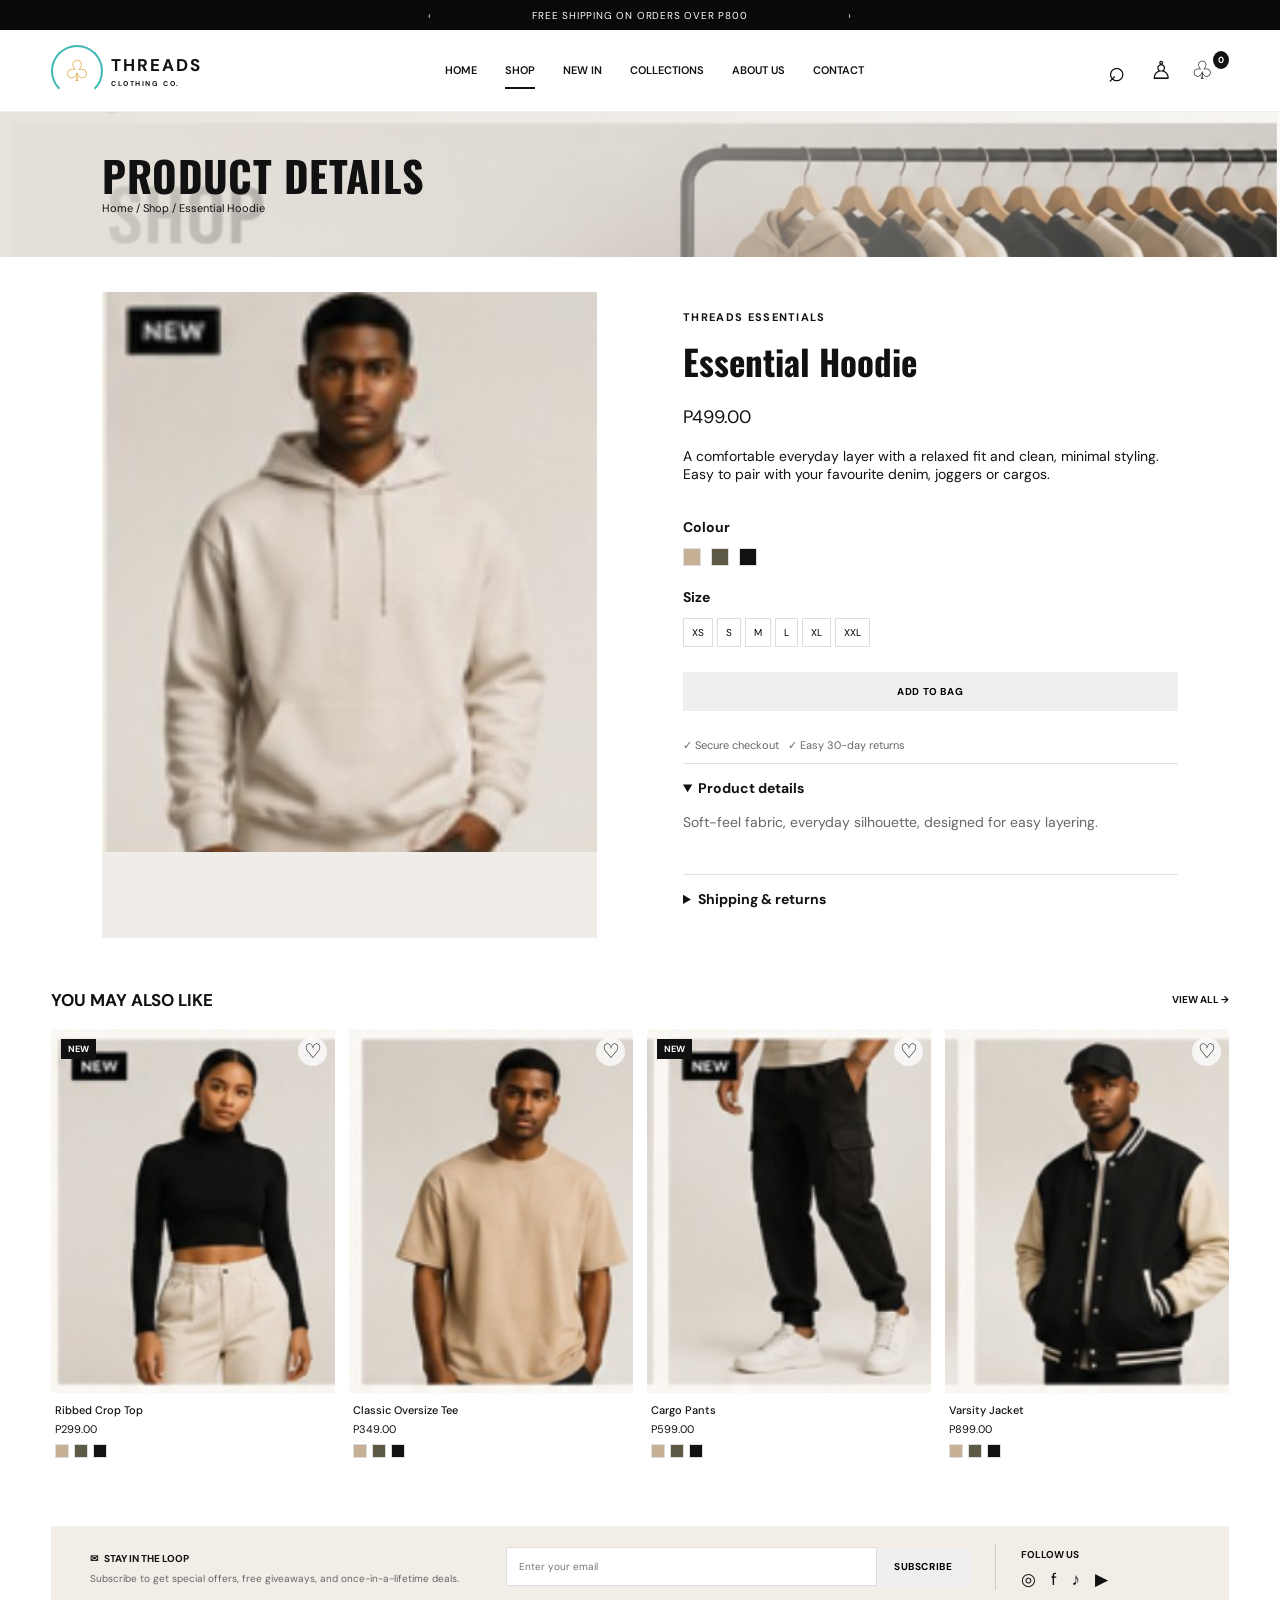
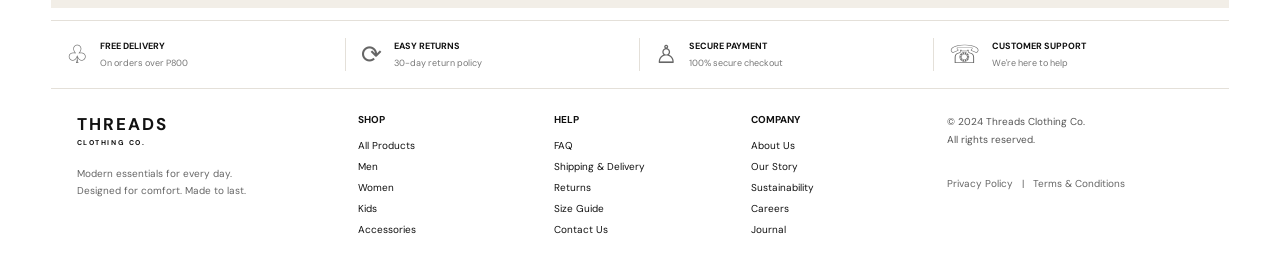
<file: product.html>
<!DOCTYPE html>
<html lang="en">
<head>
  <meta charset="UTF-8">
  <meta name="viewport" content="width=device-width, initial-scale=1.0">
  <meta name="description" content="Threads Clothing Co. — modern essentials for everyday.">
  <title>Essential Hoodie | Threads Clothing Co.</title>
  <link rel="stylesheet" href="styles.css">
</head>
<body>
  <div class="announcement"><span>‹</span> FREE SHIPPING ON ORDERS OVER P800 <span>›</span></div>
  <header class="site-header">
    <a class="logo" href="index.html" aria-label="Threads home"><span class="logo-mark">♧</span><span class="logo-text">THREADS<small>CLOTHING CO.</small></span></a>
    <button class="menu-toggle" aria-label="Toggle navigation" onclick="document.body.classList.toggle('nav-open')">☰</button>
    <nav class="main-nav">
      <a href="index.html" >Home</a>
      <a href="shop.html" class="active">Shop</a>
      <a href="new-in.html" >New In</a>
      <a href="collections.html" >Collections</a>
      <a href="about.html" >About Us</a>
      <a href="contact.html" >Contact</a>
    </nav>
    <div class="header-icons"><button aria-label="Search" onclick="document.getElementById('search-panel').classList.toggle('show')">⌕</button><a href="contact.html" aria-label="Account">♙</a><a href="shop.html" aria-label="Shopping bag">♧<b id="cart-count">0</b></a></div>
  </header>
  <div class="search-panel" id="search-panel"><input id="search-input" placeholder="Search clothing..." oninput="filterProducts(this.value)"><a href="shop.html">Browse all products →</a></div>
  <main>
<section class="page-banner shop-banner"><div><h1>PRODUCT DETAILS</h1><p><a href="index.html">Home</a> / <a href="shop.html">Shop</a> / Essential Hoodie</p></div></section><section class="product-detail"><div class="detail-image"><img src="assets/product-1.jpg" alt="Essential Hoodie"></div><div class="detail-info"><span class="eyebrow">THREADS ESSENTIALS</span><h1>Essential Hoodie</h1><p class="detail-price">P499.00</p><p>A comfortable everyday layer with a relaxed fit and clean, minimal styling. Easy to pair with your favourite denim, joggers or cargos.</p><div class="detail-options"><b>Colour</b><div class="color-dots"><i></i><i></i><i></i></div><b>Size</b><div class="sizes"><button>XS</button><button>S</button><button>M</button><button>L</button><button>XL</button><button>XXL</button></div></div><button class="btn dark" onclick="addToCart()">ADD TO BAG</button><p class="shipping-note">✓ Secure checkout &nbsp; ✓ Easy 30-day returns</p><details open><summary>Product details</summary><p>Soft-feel fabric, everyday silhouette, designed for easy layering.</p></details><details><summary>Shipping & returns</summary><p>Free delivery on orders over P800. Eligible items can be returned within 30 days.</p></details></div></section><section class="section-wrap"><div class="section-heading"><h2>YOU MAY ALSO LIKE</h2><a href="shop.html">VIEW ALL →</a></div><div class="product-grid"><article class="product-card" data-name="ribbed crop top"><div class="product-image"><a href="product.html"><img src="assets/product-2.jpg" alt="Ribbed Crop Top"></a><span class="badge">NEW</span><button class="heart" aria-label="Add Ribbed Crop Top to wishlist" onclick="this.classList.toggle('liked')">♡</button></div><h3>Ribbed Crop Top</h3><p class="price">P299.00</p><div class="swatches"><i></i><i></i><i></i></div><button class="add-cart" onclick="addToCart()">ADD TO BAG +</button></article><article class="product-card" data-name="classic oversize tee"><div class="product-image"><a href="product.html"><img src="assets/product-3.jpg" alt="Classic Oversize Tee"></a><button class="heart" aria-label="Add Classic Oversize Tee to wishlist" onclick="this.classList.toggle('liked')">♡</button></div><h3>Classic Oversize Tee</h3><p class="price">P349.00</p><div class="swatches"><i></i><i></i><i></i></div><button class="add-cart" onclick="addToCart()">ADD TO BAG +</button></article><article class="product-card" data-name="cargo pants"><div class="product-image"><a href="product.html"><img src="assets/product-4.jpg" alt="Cargo Pants"></a><span class="badge">NEW</span><button class="heart" aria-label="Add Cargo Pants to wishlist" onclick="this.classList.toggle('liked')">♡</button></div><h3>Cargo Pants</h3><p class="price">P599.00</p><div class="swatches"><i></i><i></i><i></i></div><button class="add-cart" onclick="addToCart()">ADD TO BAG +</button></article><article class="product-card" data-name="varsity jacket"><div class="product-image"><a href="product.html"><img src="assets/product-5.jpg" alt="Varsity Jacket"></a><button class="heart" aria-label="Add Varsity Jacket to wishlist" onclick="this.classList.toggle('liked')">♡</button></div><h3>Varsity Jacket</h3><p class="price">P899.00</p><div class="swatches"><i></i><i></i><i></i></div><button class="add-cart" onclick="addToCart()">ADD TO BAG +</button></article></div></section>
  </main>
  <section class="newsletter">
    <div><strong>✉ &nbsp; STAY IN THE LOOP</strong><p>Subscribe to get special offers, free giveaways, and once-in-a-lifetime deals.</p></div>
    <form onsubmit="event.preventDefault(); alert('Thank you for subscribing!');"><input type="email" placeholder="Enter your email" required><button class="btn dark">SUBSCRIBE</button></form>
    <div class="social"><strong>FOLLOW US</strong><p>◎ &nbsp; f &nbsp; ♪ &nbsp; ▶</p></div>
  </section>
  <section class="benefits">
    <div><span>♧</span><p><b>FREE DELIVERY</b><small>On orders over P800</small></p></div>
    <div><span>⟳</span><p><b>EASY RETURNS</b><small>30-day return policy</small></p></div>
    <div><span>♙</span><p><b>SECURE PAYMENT</b><small>100% secure checkout</small></p></div>
    <div><span>☏</span><p><b>CUSTOMER SUPPORT</b><small>We're here to help</small></p></div>
  </section>
  <footer class="footer">
    <div class="footer-brand"><a class="logo" href="index.html"><span class="logo-text">THREADS<small>CLOTHING CO.</small></span></a><p>Modern essentials for every day.<br>Designed for comfort. Made to last.</p></div>
    <div><b>SHOP</b><a href="shop.html">All Products</a><a href="shop.html#men">Men</a><a href="shop.html#women">Women</a><a href="shop.html#kids">Kids</a><a href="shop.html#accessories">Accessories</a></div>
    <div><b>HELP</b><a href="contact.html">FAQ</a><a href="contact.html">Shipping & Delivery</a><a href="contact.html">Returns</a><a href="contact.html">Size Guide</a><a href="contact.html">Contact Us</a></div>
    <div><b>COMPANY</b><a href="about.html">About Us</a><a href="about.html">Our Story</a><a href="about.html">Sustainability</a><a href="about.html">Careers</a><a href="new-in.html">Journal</a></div>
    <div class="copyright">© 2024 Threads Clothing Co.<br>All rights reserved.<p>Privacy Policy &nbsp; | &nbsp; Terms & Conditions</p></div>
  </footer>
  <script src="script.js"></script>
</body>
</html>
</file>
<file: styles.css>
@import url('https://fonts.googleapis.com/css2?family=DM+Sans:wght@400;500;600;700&family=Oswald:wght@500;600&display=swap');
:root{--ink:#111;--muted:#777;--cream:#f4f1eb;--line:#e4e0d9;--tan:#c5b49a}
*{box-sizing:border-box}html{scroll-behavior:smooth}
body{margin:0;color:var(--ink);font-family:'DM Sans',Arial,sans-serif;background:#fff;font-size:14px}
a{color:inherit;text-decoration:none}button,input,select,textarea{font:inherit}
button,a,select{cursor:pointer}
.announcement{height:30px;background:#090909;color:#fff;
	display:flex;align-items:center;justify-content:center;gap:100px;
	font-size:10px;letter-spacing:.08em}.site-header{height:82px;padding:0 4%;
		display:flex;align-items:center;justify-content:space-between;
		background:#fff;position:sticky;top:0;z-index:10;border-bottom:1px solid #eee}
.logo{display:flex;align-items:center;gap:8px;min-width:155px}
.logo-mark{display:grid;place-items:center;width:52px;height:52px;border:2px solid #40b7b4;
	border-bottom-color:transparent;border-radius:50%;font-size:29px;color:#d9a83b}
.logo-text{font-size:17px;font-weight:700;letter-spacing:.12em}
.logo-text small{display:block;font-size:7px;letter-spacing:.22em;margin-top:3px}
.main-nav{display:flex;gap:28px;align-items:center}
.main-nav a{text-transform:uppercase;font-size:11px;font-weight:600;padding:10px 0;
	border-bottom:2px solid transparent}.main-nav a:hover,.main-nav a.active{border-color:#111}
.header-icons{display:flex;align-items:center;gap:19px;font-size:25px}
.header-icons button{border:0;background:none;font-size:29px}
.header-icons b{font-size:9px;background:#111;color:#fff;border-radius:50%;
	padding:3px 5px;vertical-align:top}.menu-toggle{display:none;background:none;border:0;font-size:24px}
.search-panel{display:none;padding:16px 5%;background:#f4f1eb;gap:12px}
.search-panel.show{display:flex}
.search-panel input{flex:1;padding:12px;border:1px solid var(--line)}
.hero{height:400px;position:relative;background:#c5b9a9;overflow:hidden;
		display:flex;align-items:center;padding:0 7%}
.hero>img{position:absolute;right:0;top:0;height:100%;width:63%;
		object-fit:cover;object-position:center 30%;mix-blend-mode:multiply}
.hero-copy{z-index:1;position:relative}.eyebrow{font-size:11px;letter-spacing:.12em;font-weight:700}
.hero h1,.page-banner h1{font-family:Oswald,Impact,sans-serif;
		font-size:55px;line-height:1.02;margin:14px 0 10px;letter-spacing:.01em}
.hero h1 em{font-style:normal;color:#050505}.hero p{line-height:1.6;color:#333}
.btn{display:inline-block;padding:13px 22px;border:0;font-size:10px;font-weight:700;letter-spacing:.06em}
	dark{background:#080808;color:white}.btn:hover{opacity:.8}
.slider-dots{position:absolute;bottom:16px;left:49%;color:white;letter-spacing:8px}
.category-grid{display:grid;grid-template-columns:repeat(4,1fr);gap:4px;padding:8px 2% 16px}
.category-card{height:175px;position:relative;overflow:hidden;background:#ddd}
.category-card img{width:100%;height:100%;object-fit:cover;transition:transform .4s}
.category-card:hover img,.collection-grid a:hover img{transform:scale(1.04)}
.category-card:after{content:"";position:absolute;inset:35% 0 0;
          background:linear-gradient(transparent,rgba(0,0,0,.42))}
.category-card span{position:absolute;z-index:1;left:10%;bottom:18px;color:white;font-size:18px;
	font-weight:700}
.category-card small{display:block;font-size:10px;text-decoration:underline;margin-top:7px;font-weight:400}
.section-wrap{padding:16px 4% 35px}
.section-heading{display:flex;align-items:center;justify-content:space-between;margin-bottom:18px}
.section-heading h2{font-size:17px;margin:0}
.section-heading a,.section-heading span{font-size:10px;font-weight:700}
.product-grid{display:grid;grid-template-columns:repeat(4,minmax(0,1fr));gap:22px 14px}
.product-grid.featured{grid-template-columns:repeat(5,minmax(0,1fr))}
.product-card{min-width:0;position:relative}
.product-image{position:relative;background:#f0ede8;aspect-ratio: .78;overflow:hidden}
.product-image img{width:100%;height:100%;object-fit:cover;display:block;transition:transform .35s}
.product-card:hover .product-image img{transform:scale(1.035)}
.badge{position:absolute;top:10px;left:10px;background:#111;color:white;padding:4px 7px;
	font-size:9px;font-weight:700}
.heart{position:absolute;top:8px;right:8px;border:0;background:
		rgba(255,255,255,.75);border-radius:50%;font-size:20px;width:29px;height:29px}
.heart.liked{color:#b22}.product-card h3{font-size:11px;margin:10px 4px 5px;font-weight:500}
.price{font-size:11px;margin:0 4px}.swatches{display:flex;gap:5px;margin:8px 4px}
.swatches i,.color-dots i{display:block;width:14px;height:14px;b
			order-radius:50%;background:#c7b196;border:1px solid #ddd}
.swatches i:nth-child(2),.color-dots i:nth-child(2){background:#5c5947}
.swatches i:nth-child(3),.color-dots i:nth-child(3){background:#111}
.add-cart{display:none;margin:8px 4px;background:#111;color:white;border:0;
	padding:9px;width:calc(100% - 8px);font-size:10px}
.product-card:hover .add-cart{display:block}
.promo-grid{display:grid;grid-template-columns:1fr 1fr;gap:8px;padding:5px 2% 25px}
.promo{min-height:170px;background-size:cover;background-position:center;display:flex;
		flex-direction:column;align-items:flex-start;justify-content:center;padding:28px 4%;color:white}
		promo span{font-size:17px;font-weight:700}.promo p{font-size:12px;line-height:1.5}
		promo b{font-size:10px;background:white;color:#111;padding:10px 15px}
.light-promo{color:#fff}.light-promo b{background:#111;color:#fff}
.benefits{display:grid;grid-template-columns:repeat(4,1fr);margin:0 4%;
			border-bottom:1px solid var(--line);border-top:1px solid var(--line);padding:17px 0}
.benefits>div{display:flex;align-items:center;gap:12px;padding:0 15px;
		border-right:1px solid var(--line)}
.benefits>div:last-child{border:0}.benefits span{font-size:25px;color:#666}
.benefits p{margin:0;font-size:9px}.benefits small{display:block;color:#777;font-size:9px;margin-top:5px}
.newsletter{margin:25px 4% 12px;background:#f2eee7;padding:18px 3%;
	display:grid;grid-template-columns:1.1fr 1.3fr .55fr;gap:25px;align-items:center}
	.newsletter strong{font-size:10px}.newsletter p{font-size:10px;color:#666;margin:6px 0 0}
	.newsletter form{display:flex}
	.newsletter input{padding:12px;border:1px solid #ddd;min-width:0;flex:1;font-size:10px}
	.newsletter .btn{padding:0 17px}.social{border-left:1px solid #ccc;padding-left:25px}

	.social p{font-size:17px;color:#111}
	.footer{padding:24px 6% 30px;display:grid;
		grid-template-columns:1.5fr repeat(3,1fr) 1.5fr;gap:25px;font-size:10px}
		.footer>div{display:flex;flex-direction:column;gap:8px}
		.footer b{font-size:10px;margin-bottom:5px}.footer p{line-height:1.7;color:#666}
		.footer-brand .logo{min-width:0}.copyright{line-height:1.8;color:#555}
		.copyright p{margin-top:18px}
		.page-banner{min-height:145px;background:#d4cec5;
			display:flex;align-items:center;padding:20px 8%;background-size:cover;
			background-position:center}
			.shop-banner{background-image:linear-gradient(90deg,rgba(230,225,218,.95),
				rgba(230,225,218,.15)),url('assets/shop-banner.jpg')}
.page-banner h1{font-size:42px;margin:0 0 5px}.page-banner p{font-size:11px;margin:0}
.banner-sub{margin-top:10px!important}
.shop-layout{display:grid;grid-template-columns:205px 1fr;gap:28px;padding:25px 4%}
.filters{background:#faf9f6;padding:16px;font-size:11px}
.filter-title{display:flex;justify-content:space-between;margin-bottom:24px}
.filter-title button{border:0;background:none;font-size:10px}
.filters h4{font-size:10px;margin:18px 0 12px}
.filters>a{display:block;padding:7px 4px;color:#555}
.filters hr{border:0;border-top:1px solid var(--line);margin:15px 0}
.price-range{display:flex;justify-content:space-between;font-size:10px;color:#555}
.filters input[type=range]{width:100%;margin:15px 0}
.sizes{display:flex;gap:4px;flex-wrap:wrap}
.sizes button{background:transparent;border:1px solid #ddd;padding:7px 8px;font-size:10px}
.sizes button:focus,.sizes button:hover{background:#111;color:white}
.color-dots{display:flex;gap:10px}.color-dots i{width:18px;height:18px}
.color-dots i:nth-child(4){background:#000}.color-dots i:nth-child(5){background:#777}
.color-dots i:nth-child(6){background:#eee}.filters select,
.shop-top select{width:100%;padding:9px;border:1px solid #ddd;
				background:white;font-size:10px}
.shop-top{display:flex;align-items:center;justify-content:space-between;
					font-size:10px;margin-bottom:15px}.shop-top select{width:150px}
.shop-grid{grid-template-columns:repeat(4,minmax(0,1fr));gap:20px 12px}
.pagination{display:flex;justify-content:center;gap:8px;margin:28px}
.pagination button{border:0;background:white;padding:8px 11px;font-size:11px}
.pagination .current{background:#111;color:#fff}
.intro-copy{text-align:center;max-width:600px;margin:15px auto 30px}
.intro-copy h2,.about-story h2,.editorial h2,.contact-layout h2{font-family:Oswald,
	,sans-serif;font-size:34px;margin:12px 0}
.intro-copy p,.about-story p,.editorial p,.contact-layout p{line-height:1.8;color:#666}
.collection-grid{display:grid;grid-template-columns:1fr 1fr;gap:14px}
.collection-grid a{height:300px;position:relative;overflow:hidden;background:#ddd}
.collection-grid img{width:100%;height:100%;object-fit:cover;transition:transform .4s}
.collection-grid a:after{content:"";position:absolute;inset:45% 0 0;
background:linear-gradient(transparent,rgba(0,0,0,.6))}
.collection-grid span{position:absolute;z-index:1;left:25px;bottom:24px;
	color:white;font-weight:700;font-size:18px}.collection-grid 
small{display:block;font-size:10px;font-weight:400;margin-top:8px;text-decoration:underline}
.about-story,.editorial{display:grid;grid-template-columns:1fr 1fr;gap:6%;align-items:center;
	padding:45px 7%}.about-story img,.editorial img{width:100%;max-height:400px;object-fit:cover}
.values{background:#f6f3ee;display:grid;grid-template-columns:repeat(3,1fr);gap:30px;
		padding:35px 7%;margin:0 4% 35px}.values span{font-family:Oswald,sans-serif;font-size:24px;
			color:#b9a58a}.values h3{font-size:15px}.values p{color:#666;line-height:1.6}
.contact-layout{display:grid;grid-template-columns:1fr 1.1fr;gap:9%;padding:45px 8%}
.contact-detail{border-top:1px solid var(--line);padding:13px 0}
.contact-detail p{margin:6px 0}.contact-form{background:#f8f6f2;padding:25px}
.contact-form label{display:block;font-size:11px;font-weight:700;margin-bottom:15px}
.contact-form input,.contact-form select,.contact-form textarea{display:block;
				width:100%;margin-top:7px;padding:12px;border:1px solid #ddd;background:white;
				resize:vertical}.faq{max-width:850px;margin:0 auto 45px;padding:0 5%}
.faq h2{font-family:Oswald,sans-serif;font-size:27px}
.faq details,.detail-info details{border-top:1px solid var(--line);padding:15px 0}
.faq summary,.detail-info summary{font-weight:700;cursor:pointer}
.faq details p,.detail-info details p{color:#666;line-height:1.7}
.product-detail{display:grid;grid-template-columns:1fr 1fr;gap:8%;padding:35px 8%}
.detail-image{background:#f0ede8}
.detail-image img{width:100%;height:100%;max-height:560px;object-fit:cover}
.detail-info{padding:15px 0}.detail-info h1{font-family:Oswald,sans-serif;font-size:35px;margin:10px 0}
.detail-price{font-size:18px;color:#111!important}.detail-options{display:grid;gap:12px;margin:25px 0}
.detail-options b{margin-top:10px}.detail-info>.btn{width:100%;margin-bottom:16px}
.shipping-note{font-size:11px;color:#666}.detail-info details{margin-top:10px}
@media(max-width:900px){.main-nav{gap:13px}
.main-nav a{font-size:10px}.logo{min-width:auto}.header-icons{gap:10px}
.product-grid.featured{grid-template-columns:repeat(3,1fr)}.footer{grid-template-columns:repeat(3,1fr)}
.footer-brand,.copyright{grid-column:span 1}.shop-grid{grid-template-columns:repeat(3,1fr)}}
@media(max-width:650px){.announcement{height:26px;gap:25px;font-size:9px}
.site-header{height:68px;padding:0 4%}.menu-toggle{display:block;margin-left:auto;margin-right:14px}
.main-nav{display:none;position:absolute;top:68px;left:0;right:0;
	background:white;padding:18px 5%;box-shadow:0 8px 15px #0001;
	flex-direction:column;align-items:flex-start}
.nav-open .main-nav{display:flex}.main-nav a{font-size:12px;width:100%}
.header-icons{gap:9px;font-size:21px}.header-icons button{font-size:25px}
.logo-mark{width:38px;height:38px;font-size:23px}
.logo-text{font-size:13px}.hero{height:380px;padding:0 6%;align-items:flex-start}
.hero>img{width:100%;opacity:.62;object-position:center}.hero-copy{margin-top:45px}
.hero h1{font-size:45px}.hero p{font-size:12px}
.category-grid{grid-template-columns:repeat(2,1fr);padding:6px;gap:6px}
.category-card{height:150px}.section-wrap{padding:15px 4% 28px}
.section-heading h2{font-size:14px}
.product-grid,.product-grid.featured,.shop-grid{grid-template-columns:repeat(2,minmax(0,1fr));
	gap:18px 10px}
.product-card h3,.price{font-size:11px}.promo-grid{grid-template-columns:1fr}.promo{min-height:150px}
.benefits{grid-template-columns:1fr 1fr;gap:15px}.benefits>div:nth-child(2){border:0}
.benefits>div{padding:0 5px}.newsletter{grid-template-columns:1fr;gap:15px}
.social{border-left:0;padding-left:0}.footer{grid-template-columns:1fr 1fr;padding:25px 5%;gap:20px}
.footer-brand,.copyright{grid-column:span 2}.page-banner{min-height:120px;padding:20px 6%}
.page-banner h1{font-size:35px}.shop-layout{grid-template-columns:1fr;padding:18px 4%;gap:20px}
.filters{order:2}.shop-products{order:1}.shop-top{gap:10px}.shop-top select{width:130px}
.collection-grid{grid-template-columns:1fr}.collection-grid a{height:260px}
.about-story,.editorial,.contact-layout,.product-detail{grid-template-columns:1fr;padding:28px 6%;
	gap:25px}
.about-story img{max-height:280px}.editorial img{order:2}
.values{grid-template-columns:1fr;gap:12px;padding:25px 7%}
.contact-form{padding:18px}.detail-image img{max-height:400px}.add-cart{display:block}
.intro-copy h2,.about-story h2,.editorial h2,.contact-layout h2{font-size:29px}}
</file>
